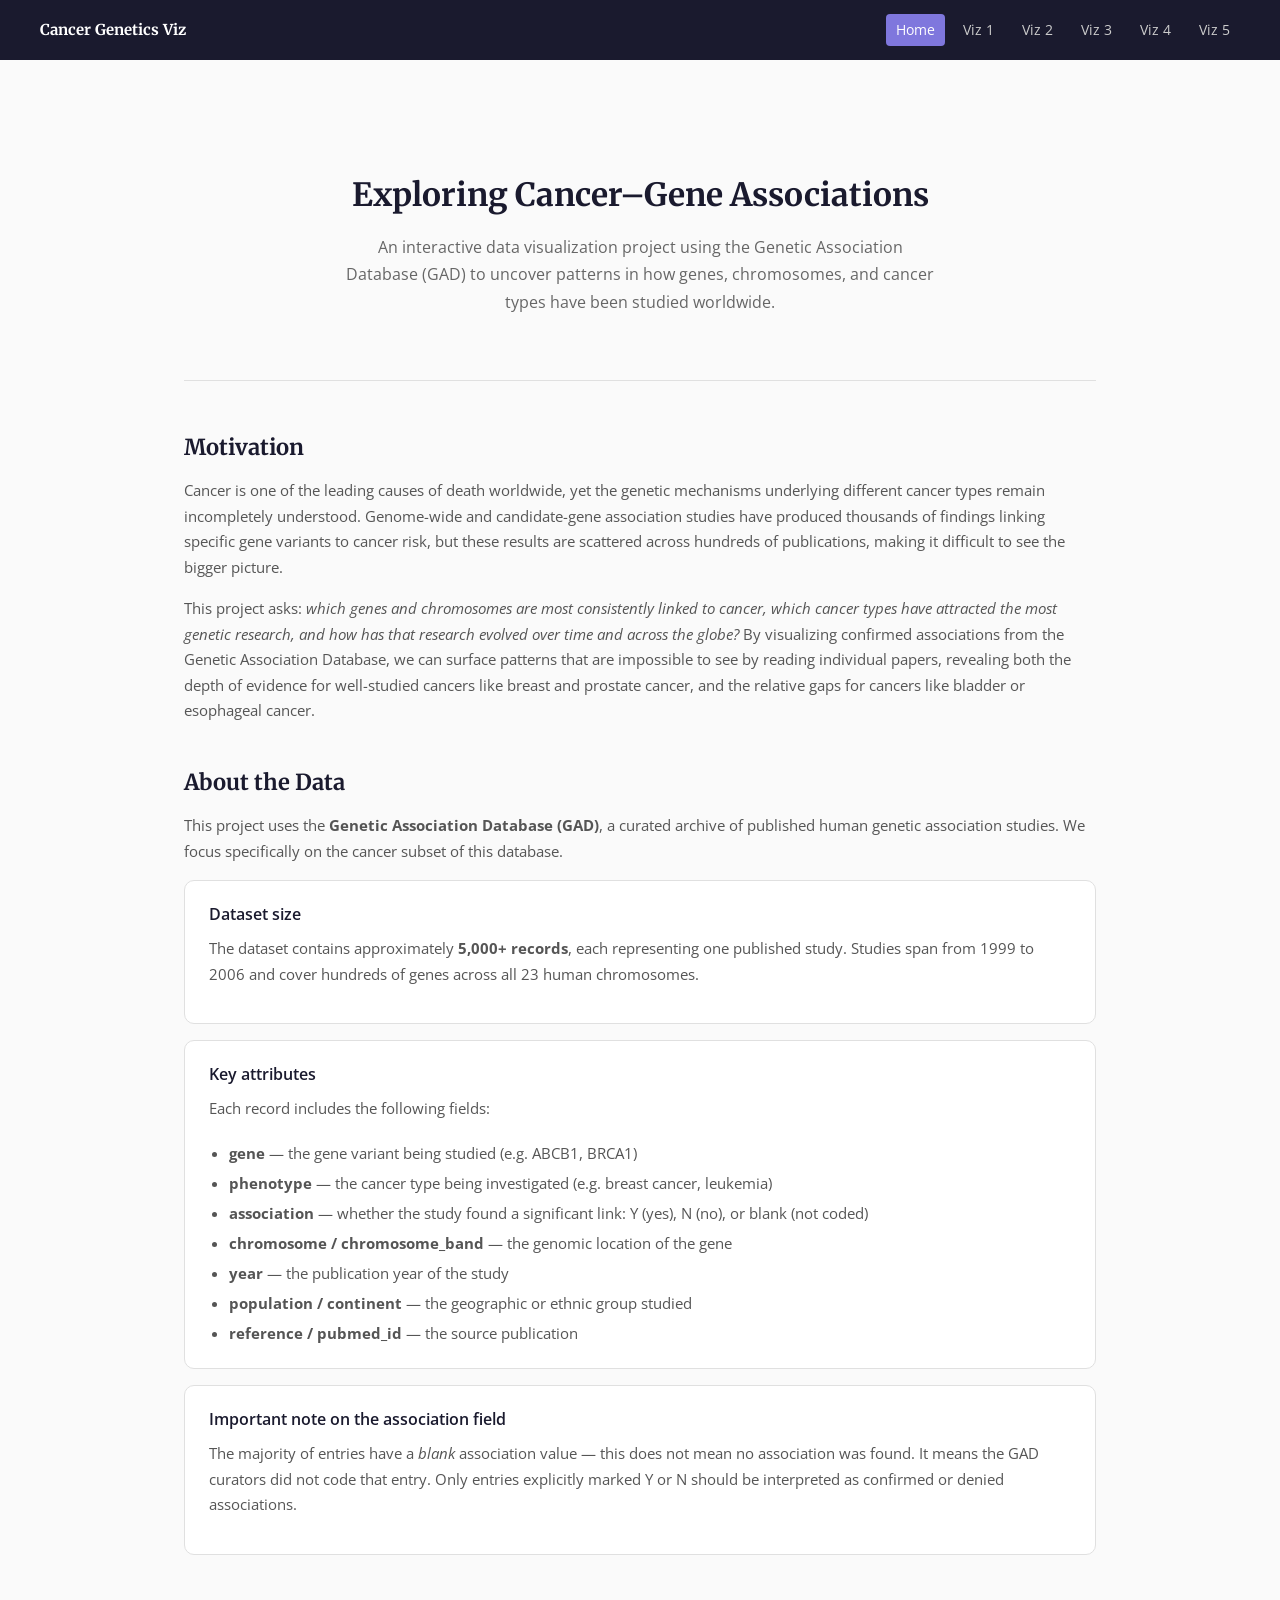
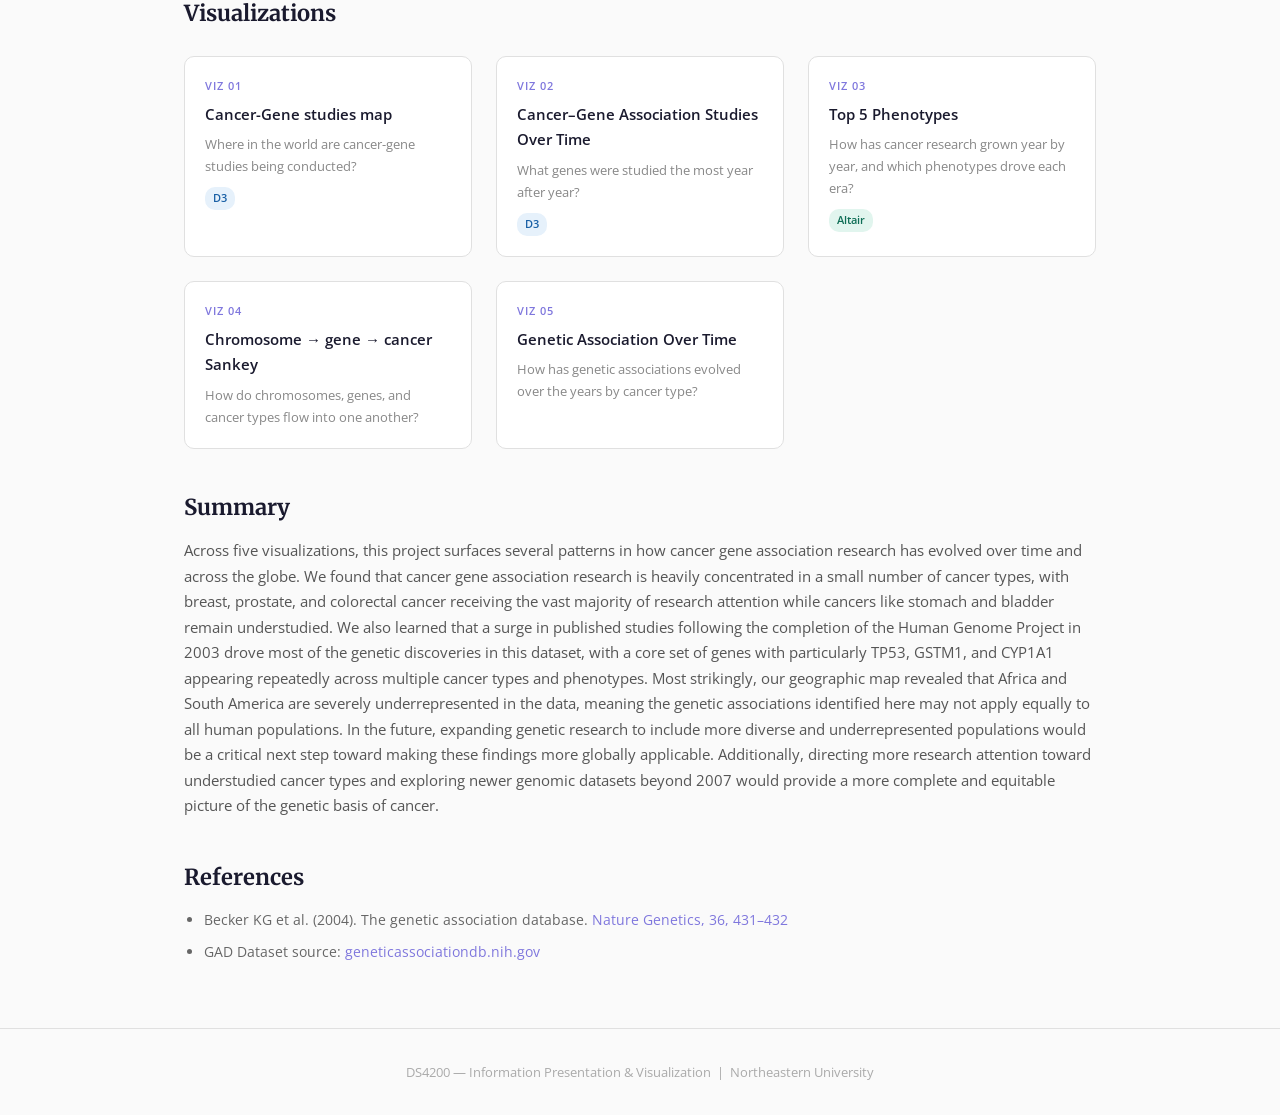
<file: index.html>
<!DOCTYPE html>
<html lang="en">
<head>
  <meta charset="UTF-8">
  <meta name="viewport" content="width=device-width, initial-scale=1.0">
  <title>Cancer Genetics — DS4200</title>
  <link href="https://fonts.googleapis.com/css2?family=Merriweather:wght@400;700&family=Open+Sans:wght@400;600&display=swap" rel="stylesheet">
  <link rel="stylesheet" href="style.css">
</head>
<body>

<nav>
  <span class="nav-title">Cancer Genetics Viz</span>
  <a href="main_page.html" class="active">Home</a>
  <a href="map.html">Viz 1</a>
  <a href="linechart.html">Viz 2</a>
  <a href="barchart_phenotypes.html">Viz 3</a>
  <a href="sankey_cancer.html">Viz 4</a>
  <a href="scatter_cancer.html">Viz 5</a>
</nav>

<div class="page">

  <div class="hero">
    <h1>Exploring Cancer–Gene Associations</h1>
    <p>An interactive data visualization project using the Genetic Association Database (GAD)
       to uncover patterns in how genes, chromosomes, and cancer types have been studied worldwide.</p>
  </div>

  <!-- MOTIVATION -->
  <h2>Motivation</h2>
  <p>
  Cancer is one of the leading causes of death worldwide, yet the genetic mechanisms
  underlying different cancer types remain incompletely understood. Genome-wide and
  candidate-gene association studies have produced thousands of findings linking specific
  gene variants to cancer risk, but these results are scattered across hundreds of
  publications, making it difficult to see the bigger picture.
</p>
<p>
  This project asks: <em>which genes and chromosomes are most consistently linked to cancer,
  which cancer types have attracted the most genetic research, and how has that research
  evolved over time and across the globe?</em> By visualizing confirmed associations from the
  Genetic Association Database, we can surface patterns that are impossible to see by reading
  individual papers, revealing both the depth of evidence for well-studied cancers like
  breast and prostate cancer, and the relative gaps for cancers like bladder or esophageal cancer.
</p>

  <!-- DATA INTRODUCTION -->
  <h2>About the Data</h2>
  <p>
    This project uses the <strong>Genetic Association Database (GAD)</strong>, a curated
    archive of published human genetic association studies. We focus specifically on the
    cancer subset of this database.
  </p>

  <div class="finding">
    <h3>Dataset size</h3>
    <p>The dataset contains approximately <strong>5,000+ records</strong>, each representing
       one published study. Studies span from 1999 to 2006 and cover hundreds of genes
       across all 23 human chromosomes.</p>
  </div>

  <div class="finding">
    <h3>Key attributes</h3>
    <p>Each record includes the following fields:</p>
    <ul style="margin-top:8px; padding-left:20px; font-size:15px; color:#555; line-height:2;">
      <li><strong>gene</strong> — the gene variant being studied (e.g. ABCB1, BRCA1)</li>
      <li><strong>phenotype</strong> — the cancer type being investigated (e.g. breast cancer, leukemia)</li>
      <li><strong>association</strong> — whether the study found a significant link: Y (yes), N (no), or blank (not coded)</li>
      <li><strong>chromosome / chromosome_band</strong> — the genomic location of the gene</li>
      <li><strong>year</strong> — the publication year of the study</li>
      <li><strong>population / continent</strong> — the geographic or ethnic group studied</li>
      <li><strong>reference / pubmed_id</strong> — the source publication</li>
    </ul>
  </div>

  <div class="finding">
    <h3>Important note on the association field</h3>
    <p>
      The majority of entries have a <em>blank</em> association value — this does not mean
      no association was found. It means the GAD curators did not code that entry. Only
      entries explicitly marked Y or N should be interpreted as confirmed or denied associations.
    </p>
  </div>

  <!-- VISUALIZATIONS -->
  <h2>Visualizations</h2>
  <div class="viz-grid">

    <a class="viz-card" href="map.html">
      <div class="viz-number">Viz 01</div>
      <h3>Cancer-Gene studies map</h3>
      <p>Where in the world are cancer-gene studies being conducted?</p>
      <span class="tag d3">D3</span>
    </a>

    <a class="viz-card" href="linechart.html">
      <div class="viz-number">Viz 02</div>
      <h3>Cancer–Gene Association Studies Over Time</h3>
      <p>What genes were studied the most year after year?</p>
      <span class="tag d3">D3</span>
    </a>

     <a class="viz-card" href="barchart_phenotypes.html">
      <div class="viz-number">Viz 03</div>
      <h3>Top 5 Phenotypes</h3>
      <p>How has cancer research grown year by year, and which phenotypes drove each era?</p>
      <span class="tag altair">Altair</span>
    </a>

    <a class="viz-card" href="sankey_cancer.html">
      <div class="viz-number">Viz 04</div>
      <h3>Chromosome → gene → cancer Sankey</h3>
      <p>How do chromosomes, genes, and cancer types flow into one another?</p>
    </a>

    <a class="viz-card" href="scatter_cancer.html">
      <div class="viz-number">Viz 05</div>
      <h3>Genetic Association Over Time</h3>
      <p>How has genetic associations evolved over the years by cancer type?</p>
    </a>



  </div>

   <!-- SUMMARY -->
  <h2 id="summary">Summary</h2>
  <p>
    Across five visualizations, this project surfaces several patterns in how cancer gene
    association research has evolved over time and across the globe. We found that cancer gene association 
    research is heavily concentrated in a small number of cancer types, with breast, prostate, and colorectal cancer
    receiving the vast majority of research attention while cancers like stomach and bladder 
    remain understudied. We also learned that a surge in published studies following the 
    completion of the Human Genome Project in 2003 drove most of the genetic discoveries in this
    dataset, with a core set of genes with particularly TP53, GSTM1, and CYP1A1 appearing 
    repeatedly across multiple cancer types and phenotypes. Most strikingly, our geographic map
    revealed that Africa and South America are severely underrepresented in the data, meaning 
    the genetic associations identified here may not apply equally to all human populations.
    
    In the future, expanding genetic research to include more diverse and underrepresented populations
    would be a critical next step toward making these findings more globally applicable. Additionally,
    directing more research attention toward understudied cancer types and exploring newer genomic
    datasets beyond 2007 would provide a more complete and equitable picture of the genetic basis
    of cancer.

  </p>

  <!-- REFERENCES -->
  <h2>References</h2>
  <ul class="references">
    <li>
      Becker KG et al. (2004). The genetic association database.
      <a href="https://www.nature.com/articles/ng1414" target="_blank">Nature Genetics, 36, 431–432</a>
    </li>
    <li>
      GAD Dataset source:
      <a href="https://geneticassociationdb.nih.gov/" target="_blank">geneticassociationdb.nih.gov</a>
    </li>
  </ul>

</div>

<footer>DS4200 — Information Presentation &amp; Visualization &nbsp;|&nbsp; Northeastern University</footer>

</body>
</html>
</file>
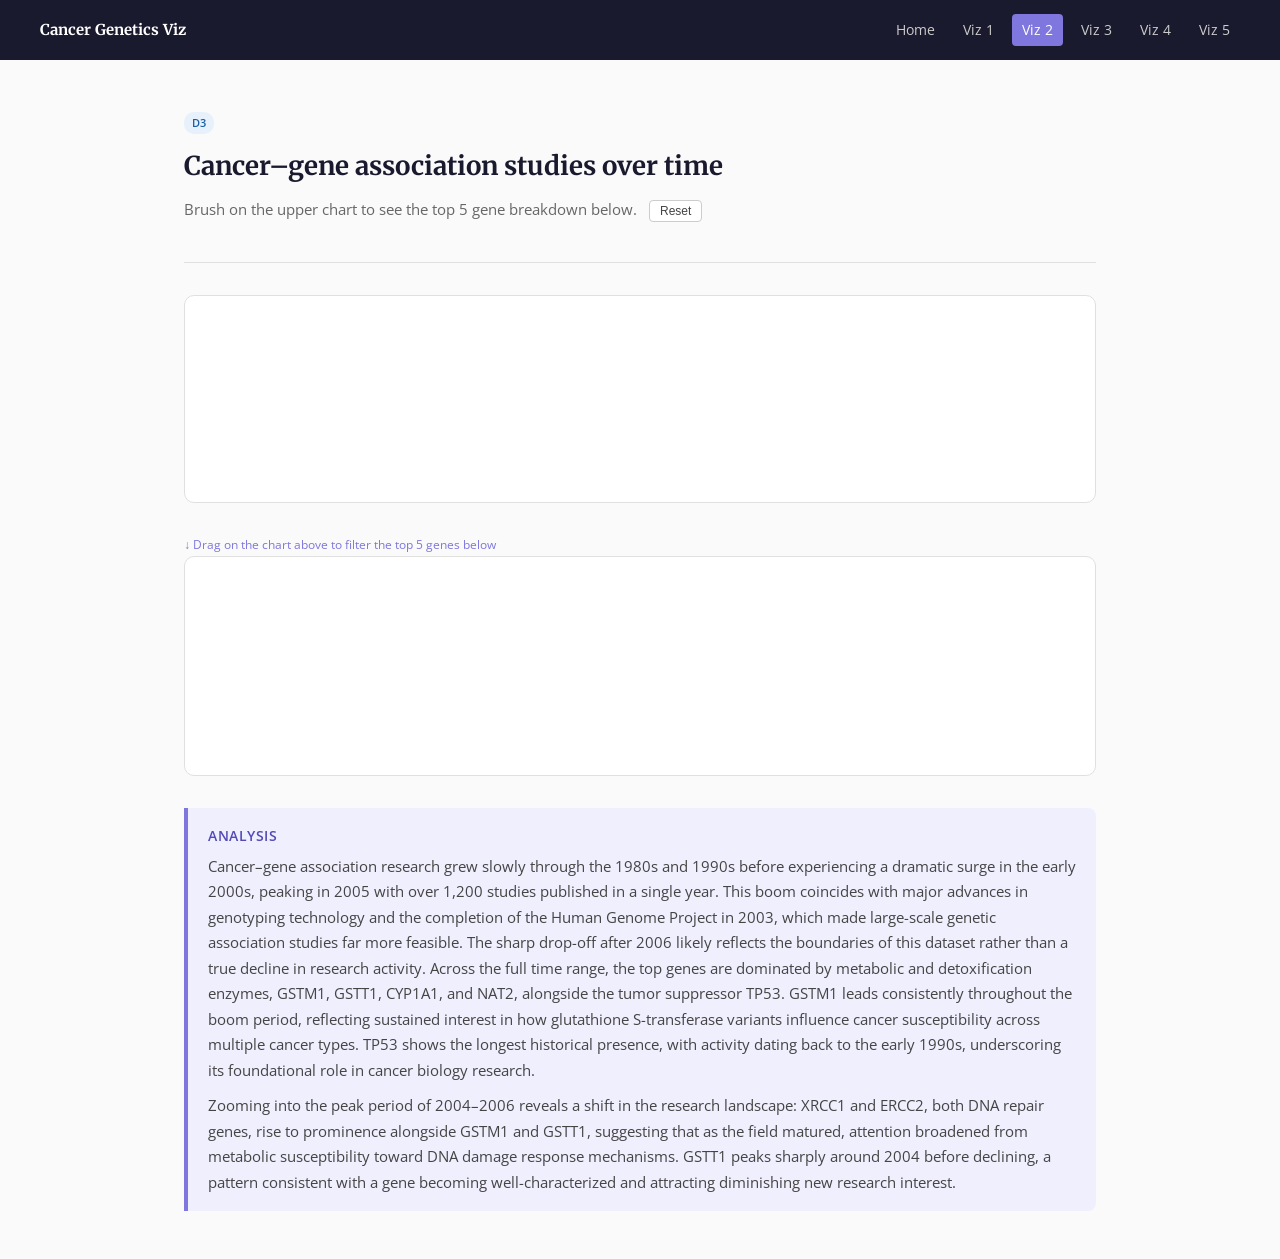
<file: linechart.html>
<!DOCTYPE html>
<html lang="en">
<head>
  <meta charset="UTF-8">
  <title>Cancer Gene Studies Over Time</title>
  <link href="https://fonts.googleapis.com/css2?family=Merriweather:wght@400;700&family=Open+Sans:wght@400;600&display=swap" rel="stylesheet">
  <link rel="stylesheet" href="style.css">
  <script src="https://d3js.org/d3.v7.min.js"></script>
  <style>
    .axis path, .axis line { stroke: #ddd; }
    .axis text { font-size: 12px; fill: #666; }
    .chart-title { font-size: 14px; font-weight: 500; fill: #333; }
    .chart-sub   { font-size: 12px; fill: #999; }

    .line-total { fill: none; stroke: #7F77DD; stroke-width: 2.5; }
    .area-total { fill: #7F77DD; fill-opacity: 0.12; }
    .gene-line  { fill: none; stroke-width: 2; opacity: 0.85; transition: opacity 0.2s, stroke-width 0.2s; }
    .gene-line.faded { opacity: 0.1; }

    .brush .selection {
      fill: #7F77DD; fill-opacity: 0.12;
      stroke: #7F77DD; stroke-width: 1px;
    }

    .hover-dot { stroke: #fff; stroke-width: 2; opacity: 0; pointer-events: none; }

    #legend {
      display: flex; gap: 16px; flex-wrap: wrap; margin-top: 12px;
      justify-content: center;
    }
    .legend-item {
      display: flex; align-items: center; gap: 6px; font-size: 12px;
      color: #444; cursor: pointer; padding: 2px 6px; border-radius: 4px;
      transition: background 0.15s;
    }
    .legend-item:hover { background: #f0f0f0; }
    .legend-item.faded { opacity: 0.35; }
    .legend-swatch { width: 24px; height: 3px; border-radius: 2px; }

    #hint { font-size: 12px; color: #7F77DD; margin-top: 8px; min-height: 18px; }
  </style>
</head>
<body>

<nav>
  <span class="nav-title">Cancer Genetics Viz</span>
  <a href="index.html">Home</a>
  <a href="map.html">Viz 1</a>
  <a href="linechart.html" class="active">Viz 2</a>
  <a href="barchart_phenotypes.html">Viz 3</a>
  <a href="sankey_cancer.html">Viz 4</a>
  <a href="scatter_cancer.html">Viz 5</a>
</nav>

<div class="page">
  <div class="viz-page-header">
    <span class="tag d3">D3</span>
    <h1>Cancer–gene association studies over time</h1>
    <p>Brush on the upper chart to see the top 5 gene breakdown below.
      <button class="reset-btn" id="reset">Reset</button>
    </p>
  </div>

  <div class="viz-container" style="text-align:center;">
    <svg id="svg-upper"></svg>
  </div>

  <div id="hint">↓ Drag on the chart above to filter the top 5 genes below</div>

  <div class="viz-container" style="text-align:center;">
    <svg id="svg-lower"></svg>
    <div id="legend"></div>
  </div>
  <div id="tooltip"></div>

  <div class="takeaway">
    <h3>Analysis</h3>
    <p>
      Cancer–gene association research grew slowly through the 1980s and 1990s before
      experiencing a dramatic surge in the early 2000s, peaking in 2005 with over 1,200
      studies published in a single year. This boom coincides with major advances in genotyping
      technology and the completion of the Human Genome Project in 2003, which made large-scale
      genetic association studies far more feasible. The sharp drop-off after 2006 likely reflects
      the boundaries of this dataset rather than a true decline in research activity.
      Across the full time range, the top genes are dominated by metabolic and detoxification
      enzymes, GSTM1, GSTT1, CYP1A1, and NAT2, alongside the tumor suppressor TP53.
      GSTM1 leads consistently throughout the boom period, reflecting sustained interest in how
      glutathione S-transferase variants influence cancer susceptibility across multiple cancer types.
      TP53 shows the longest historical presence, with activity dating back to the early 1990s,
      underscoring its foundational role in cancer biology research. 
    </p>
    <p>
      Zooming into the peak period of 2004–2006 reveals a shift in the research landscape:
      XRCC1 and ERCC2, both DNA repair genes, rise to prominence alongside GSTM1 and GSTT1,
      suggesting that as the field matured, attention broadened from metabolic susceptibility
      toward DNA damage response mechanisms. GSTT1 peaks sharply around 2004 before declining,
      a pattern consistent with a gene becoming well-characterized and attracting diminishing
      new research interest.
    </p>
  </div>
</div>

<script>
const W = 900, H = 360;
const M = { top: 50, right: 30, bottom: 40, left: 55 };
const COLORS = ['#7F77DD', '#1D9E75', '#D85A76', '#D4852E', '#5B9BD5'];

Promise.all([
  d3.json('timeline_data.json'),
  d3.json('timeline_genes.json')
]).then(([totalData, geneData]) => {

  totalData.forEach(d => d.year = new Date(d.year, 0, 1));
  geneData.forEach(d => d.year = new Date(d.year, 0, 1));

  const fullDomain = d3.extent(totalData, d => d.year);
  const color = d3.scaleOrdinal().range(COLORS);
  let activeGenes = new Set();

  // =====================
  // UPPER CHART — total trend
  // =====================
  const svgU = d3.select('#svg-upper').attr('width', W).attr('height', H);

  const xU = d3.scaleTime().domain(fullDomain).range([M.left, W - M.right]);
  const yU = d3.scaleLinear()
    .domain([0, d3.max(totalData, d => d.count) * 1.1]).nice()
    .range([H - M.bottom, M.top]);

  svgU.append('defs').append('clipPath').attr('id', 'clip-upper')
    .append('rect').attr('x', M.left).attr('y', M.top)
    .attr('width', W - M.left - M.right).attr('height', H - M.top - M.bottom);

  const upperG = svgU.append('g').attr('clip-path', 'url(#clip-upper)');

  upperG.append('path').datum(totalData)
    .attr('class', 'area-total')
    .attr('d', d3.area().x(d => xU(d.year)).y0(yU(0)).y1(d => yU(d.count)));

  upperG.append('path').datum(totalData)
    .attr('class', 'line-total')
    .attr('d', d3.line().x(d => xU(d.year)).y(d => yU(d.count)));

  svgU.append('g').attr('class', 'axis')
    .attr('transform', `translate(0,${H - M.bottom})`)
    .call(d3.axisBottom(xU).ticks(6).tickFormat(d3.timeFormat('%Y')));

  svgU.append('g').attr('class', 'axis')
    .attr('transform', `translate(${M.left},0)`)
    .call(d3.axisLeft(yU).ticks(6));

  svgU.append('text').attr('transform', 'rotate(-90)')
    .attr('x', -(H / 2)).attr('y', 14).attr('text-anchor', 'middle')
    .attr('font-size', 12).attr('fill', '#888').text('Number of studies');

  svgU.append('text').attr('class', 'chart-title')
    .attr('x', M.left).attr('y', 18).text('Overall study trend');
  svgU.append('text').attr('class', 'chart-sub')
    .attr('x', M.left).attr('y', 34).text('All genes combined');

  // Hover tooltip
  const tooltip = d3.select('#tooltip');
  const bisect = d3.bisector(d => d.year).left;
  const dot = svgU.append('circle').attr('class', 'hover-dot').attr('r', 5).attr('fill', '#7F77DD');

  svgU.append('rect')
    .attr('x', M.left).attr('y', M.top)
    .attr('width', W - M.left - M.right).attr('height', H - M.top - M.bottom)
    .attr('fill', 'transparent').style('pointer-events', 'none');

  svgU.on('mousemove', function(event) {
    const [mx] = d3.pointer(event, svgU.node());
    if (mx < M.left || mx > W - M.right) return;
    const x0 = xU.invert(mx);
    const i = bisect(totalData, x0, 1);
    if (i >= totalData.length) return;
    const d = totalData[i];
    dot.attr('cx', xU(d.year)).attr('cy', yU(d.count)).style('opacity', 1);
    tooltip.style('opacity', 1)
      .style('left', (event.pageX + 14) + 'px')
      .style('top', (event.pageY - 32) + 'px')
      .html(`<strong>${d.year.getFullYear()}</strong>: ${d.count} studies`);
  }).on('mouseleave', () => {
    dot.style('opacity', 0);
    tooltip.style('opacity', 0);
  });

  // Brush on upper chart
  const brush = d3.brushX()
    .extent([[M.left, M.top], [W - M.right, H - M.bottom]])
    .on('brush end', brushed);

  svgU.append('g').attr('class', 'brush').call(brush);

  // =====================
  // LOWER CHART — gene breakdown
  // =====================
  const svgLow = d3.select('#svg-lower').attr('width', W).attr('height', H);

  const xLow = d3.scaleTime().domain(fullDomain).range([M.left, W - M.right]);
  const yLow = d3.scaleLinear()
    .domain([0, d3.max(geneData, d => d.count) * 1.1]).nice()
    .range([H - M.bottom, M.top]);

  svgLow.append('defs').append('clipPath').attr('id', 'clip-lower')
    .append('rect').attr('x', M.left).attr('y', M.top)
    .attr('width', W - M.left - M.right).attr('height', H - M.top - M.bottom);

  const lowerG = svgLow.append('g').attr('clip-path', 'url(#clip-lower)');

  const placeholder = svgLow.append('text')
    .attr('x', W / 2).attr('y', H / 2)
    .attr('text-anchor', 'middle').attr('font-size', 12).attr('fill', '#bbb')
    .text('Brush the chart above to see gene breakdown');

  const xAxisLow = svgLow.append('g').attr('class', 'axis')
    .attr('transform', `translate(0,${H - M.bottom})`)
    .call(d3.axisBottom(xLow).ticks(6).tickFormat(d3.timeFormat('%Y')));

  svgLow.append('g').attr('class', 'axis y-axis-lower')
    .attr('transform', `translate(${M.left},0)`)
    .call(d3.axisLeft(yLow).ticks(6));

  svgLow.append('text').attr('transform', 'rotate(-90)')
    .attr('x', -(H / 2)).attr('y', 14).attr('text-anchor', 'middle')
    .attr('font-size', 12).attr('fill', '#888').text('Number of studies');

  svgLow.append('text').attr('class', 'chart-title')
    .attr('x', M.left).attr('y', 18).text('Top 5 genes in selected range');
  const lowerSub = svgLow.append('text').attr('class', 'chart-sub')
    .attr('x', M.left).attr('y', 34).text('Select a range above');

  // =====================
  // BRUSH HANDLER — filters upper selection into lower chart
  // =====================
  function brushed(event) {
    if (!event.selection) return;
    const [x0, x1] = event.selection.map(xU.invert);

    // Find top 5 genes in brushed range
    const inRange = geneData.filter(d => d.year >= new Date(x0.getFullYear(), 0, 1) && d.year <= new Date(x1.getFullYear(), 11, 31));
    const totals = d3.rollup(inRange, v => d3.sum(v, d => d.count), d => d.gene);
    const top5 = [...totals.entries()].sort((a, b) => b[1] - a[1]).slice(0, 5).map(d => d[0]);

    color.domain(top5);
    activeGenes = new Set(top5);

    const geneGroups = top5.map(g => ({
      gene: g,
      values: geneData.filter(d => d.gene === g && d.year >= new Date(x0.getFullYear(), 0, 1) && d.year <= new Date(x1.getFullYear(), 11, 31))
        .sort((a, b) => a.year - b.year)
    }));

    // Update lower chart axes to match brushed range
    xLow.domain([new Date(x0.getFullYear(), 0, 1), new Date(x1.getFullYear(), 11, 31)]);
    const yearSpan = x1.getFullYear() - x0.getFullYear();
    xAxisLow.call(d3.axisBottom(xLow)
      .ticks(Math.min(yearSpan + 1, 10))
      .tickFormat(d3.timeFormat('%Y')));

    const visibleMax = d3.max(geneGroups, g => d3.max(g.values, d => d.count)) || 1;
    yLow.domain([0, visibleMax * 1.2]).nice();
    svgLow.select('.y-axis-lower').call(d3.axisLeft(yLow).ticks(6));

    // Draw gene lines on lower chart
    const geneLine = d3.line()
      .x(d => xLow(d.year)).y(d => yLow(d.count));

    lowerG.selectAll('.gene-line').remove();
    lowerG.selectAll('.gene-line')
      .data(geneGroups).join('path')
      .attr('class', 'gene-line')
      .attr('stroke', d => color(d.gene))
      .attr('d', d => geneLine(d.values));

    placeholder.style('display', 'none');
    lowerSub.text(`${x0.getFullYear()}–${x1.getFullYear()}`);
    d3.select('#hint').style('opacity', 0);
    buildLegend(top5);
  }

  // =====================
  // RESET — clears brush and restores lower chart
  // =====================
  function resetAll() {
    svgU.select('.brush').call(brush.move, null);
    xLow.domain(fullDomain);
    xAxisLow.call(d3.axisBottom(xLow).ticks(6).tickFormat(d3.timeFormat('%Y')));
    lowerG.selectAll('.gene-line').remove();
    placeholder.style('display', null);
    lowerSub.text('Select a range above');
    d3.select('#hint').style('opacity', 1);
    d3.select('#legend').selectAll('*').remove();
  }

  d3.select('#reset').on('click', resetAll);

  // =====================
  // LEGEND — clickable gene filter for lower chart
  // =====================
  function buildLegend(top5) {
    const legend = d3.select('#legend');
    legend.selectAll('*').remove();
    top5.forEach(g => {
      const item = legend.append('div').attr('class', 'legend-item')
        .on('click', () => {
          const onlyThis = activeGenes.size === 1 && activeGenes.has(g);
          activeGenes = onlyThis ? new Set(top5) : new Set([g]);
          lowerG.selectAll('.gene-line')
            .classed('faded', d => !activeGenes.has(d.gene))
            .attr('stroke-width', d => activeGenes.size === 1 && activeGenes.has(d.gene) ? 3.5 : 2);
          legend.selectAll('.legend-item')
            .classed('faded', (_, i) => !activeGenes.has(top5[i]));
        });
      item.append('div').attr('class', 'legend-swatch').style('background', color(g));
      item.append('span').text(g);
    });
  }

});
</script>
</body>
</html>
</file>
<file: style.css>
* {
  box-sizing: border-box;
  margin: 0;
  padding: 0;
}

body {
  font-family: 'Open Sans', sans-serif;
  color: #333;
  background: #fafafa;
  line-height: 1.7;
}

/* ── Nav ── */
nav {
  background: #1a1a2e;
  padding: 14px 40px;
  display: flex;
  align-items: center;
  gap: 8px;
  flex-wrap: wrap;
}

nav a {
  color: #ccc;
  text-decoration: none;
  font-size: 14px;
  padding: 4px 10px;
  border-radius: 4px;
  transition: background 0.2s, color 0.2s;
}

nav a:hover,
nav a.active {
  background: #7F77DD;
  color: #fff;
}

nav .nav-title {
  color: #fff;
  font-family: 'Merriweather', serif;
  font-size: 15px;
  font-weight: 700;
  margin-right: auto;
}

/* ── Page wrapper ── */
.page {
  max-width: 960px;
  margin: 48px auto;
  padding: 0 24px;
}

/* ── Hero (index only) ── */
.hero {
  text-align: center;
  padding: 60px 24px 40px;
  border-bottom: 1px solid #e0e0e0;
  margin-bottom: 48px;
}

.hero h1 {
  font-family: 'Merriweather', serif;
  font-size: 32px;
  color: #1a1a2e;
  margin-bottom: 12px;
}

.hero p {
  font-size: 16px;
  color: #666;
  max-width: 600px;
  margin: 0 auto 24px;
}

/* ── Section headings ── */
h2 {
  font-family: 'Merriweather', serif;
  font-size: 22px;
  color: #1a1a2e;
  margin-bottom: 12px;
  margin-top: 40px;
}

h3 {
  font-size: 16px;
  font-weight: 600;
  color: #444;
  margin-bottom: 8px;
  margin-top: 24px;
}

p {
  font-size: 15px;
  color: #555;
  margin-bottom: 16px;
}

/* ── Viz cards ── */
.viz-grid {
  display: grid;
  grid-template-columns: repeat(auto-fill, minmax(280px, 1fr));
  gap: 24px;
  margin-top: 24px;
}

.viz-card {
  background: #fff;
  border: 1px solid #e0e0e0;
  border-radius: 10px;
  padding: 20px;
  text-decoration: none;
  color: inherit;
  transition: box-shadow 0.2s, transform 0.2s;
  display: block;
}

.viz-card:hover {
  box-shadow: 0 4px 16px rgba(0,0,0,0.1);
  transform: translateY(-2px);
}

.viz-card .viz-number {
  font-size: 11px;
  font-weight: 600;
  letter-spacing: 1px;
  text-transform: uppercase;
  color: #7F77DD;
  margin-bottom: 6px;
}

.viz-card h3 {
  font-size: 15px;
  font-weight: 600;
  color: #1a1a2e;
  margin: 0 0 6px;
}

.viz-card p {
  font-size: 13px;
  color: #888;
  margin: 0;
}

.viz-card .tag {
  display: inline-block;
  font-size: 11px;
  padding: 2px 8px;
  border-radius: 10px;
  margin-top: 10px;
  font-weight: 600;
}

.tag.altair  { background: #e1f5ee; color: #0f6e56; }
.tag.d3      { background: #e6f1fb; color: #185fa5; }
.tag.plotly  { background: #fef3e1; color: #8a6500; }

/* ══════════════════════════════════════════════
   Standardized viz page layout
   — every viz page should use:
     .page > .viz-page-header
     .page > .viz-container  (holds the chart)
     .page > .takeaway       (analysis block)
   ══════════════════════════════════════════════ */

.viz-page-header {
  margin-bottom: 32px;
  padding-bottom: 24px;
  border-bottom: 1px solid #e0e0e0;
}

.viz-page-header .tag {
  display: inline-block;
  font-size: 11px;
  padding: 2px 8px;
  border-radius: 10px;
  font-weight: 600;
  margin-bottom: 10px;
}

.viz-page-header h1 {
  font-family: 'Merriweather', serif;
  font-size: 26px;
  color: #1a1a2e;
  margin-bottom: 8px;
}

.viz-page-header p {
  font-size: 15px;
  color: #666;
  max-width: 700px;
}

/* ── Viz container (white card around every chart) ── */
.viz-container {
  background: #fff;
  border: 1px solid #e0e0e0;
  border-radius: 10px;
  padding: 24px;
  margin-bottom: 32px;
  text-align: center;          /* center SVGs and Vega canvases */
  overflow-x: auto;            /* graceful scroll if chart is slightly wider */
}

/* Force all SVGs inside viz-container to fit the card width */
.viz-container svg {
  max-width: 100%;
  height: auto;
}

/* Vega / Altair embeds: center the canvas and constrain width */
.viz-container .vega-embed {
  display: flex;
  justify-content: center;
}

.viz-container .vega-embed canvas,
.viz-container .vega-embed svg {
  max-width: 100%;
  height: auto;
}

/* Plotly embeds: center and constrain */
.viz-container .plotly-graph-div {
  margin: 0 auto;
  max-width: 100%;
}

/* ── Takeaway / analysis block ── */
.takeaway {
  background: #f0effe;
  border-left: 4px solid #7F77DD;
  border-radius: 0 8px 8px 0;
  padding: 16px 20px;
  margin-bottom: 32px;
}

.takeaway h3 {
  color: #534AB7;
  margin-top: 0;
  margin-bottom: 6px;
  font-size: 14px;
  text-transform: uppercase;
  letter-spacing: 0.5px;
}

.takeaway p {
  margin: 0 0 10px;
  font-size: 15px;
  color: #444;
}

.takeaway p:last-child {
  margin-bottom: 0;
}

/* ── Summary page ── */
.finding {
  background: #fff;
  border: 1px solid #e0e0e0;
  border-radius: 10px;
  padding: 20px 24px;
  margin-bottom: 16px;
}

.finding h3 {
  color: #1a1a2e;
  margin-top: 0;
}

/* ── References ── */
.references {
  margin-top: 12px;
  padding-left: 20px;
}

.references li {
  font-size: 14px;
  color: #666;
  margin-bottom: 8px;
}

.references a {
  color: #7F77DD;
  text-decoration: none;
}

.references a:hover { text-decoration: underline; }

/* ── Shared interactive elements ── */
.reset-btn {
  font-size: 12px;
  padding: 3px 10px;
  cursor: pointer;
  border: 1px solid #ccc;
  border-radius: 4px;
  background: #fff;
  color: #444;
  margin-left: 8px;
}

.reset-btn:hover { background: #f5f5f5; }

/* ── Tooltip (shared across D3 vizzes) ── */
#tooltip {
  position: absolute;
  background: rgba(0,0,0,0.75);
  color: #fff;
  padding: 8px 12px;
  border-radius: 6px;
  font-size: 12px;
  pointer-events: none;
  opacity: 0;
  transition: opacity 0.15s;
  line-height: 1.6;
}

/* ── Footer ── */
footer {
  text-align: center;
  padding: 32px;
  font-size: 13px;
  color: #aaa;
  border-top: 1px solid #e0e0e0;
  margin-top: 64px;
}
</file>
